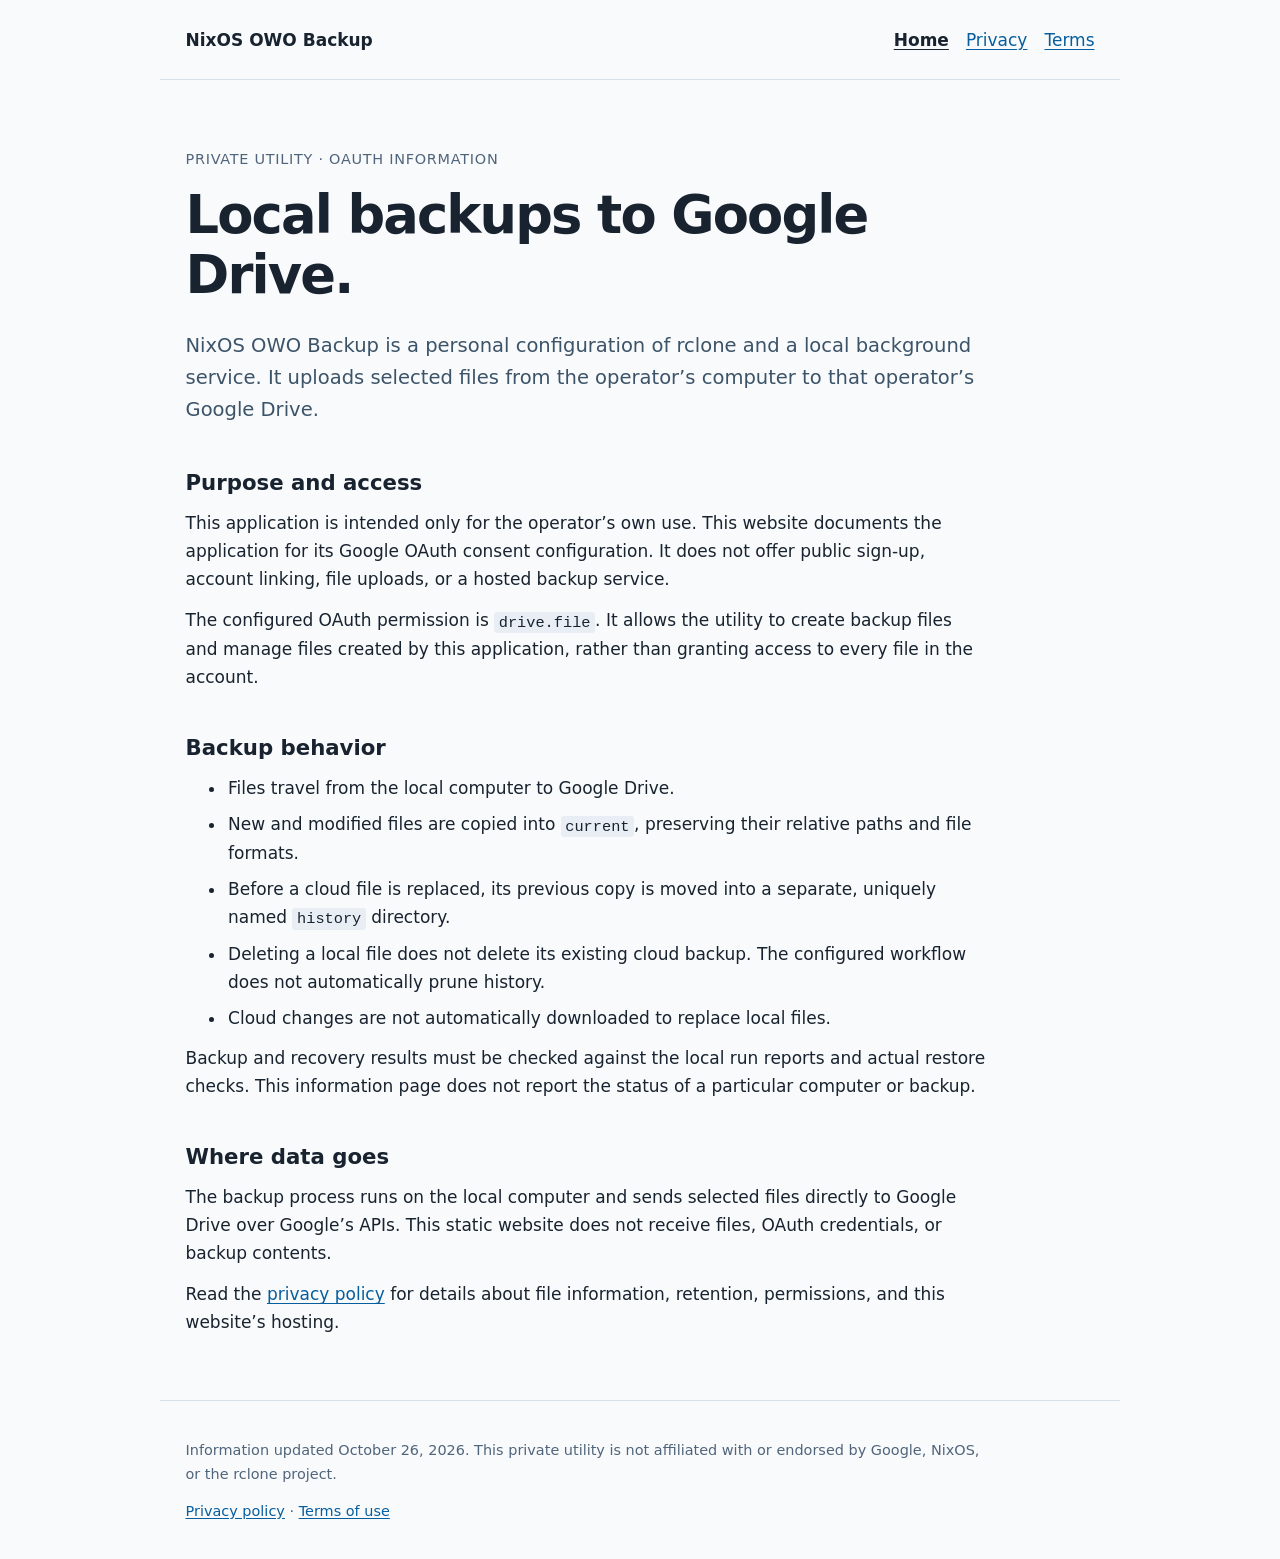
<file: index.html>
<!doctype html>
<html lang="en">
<head>
  <meta charset="utf-8">
  <meta name="viewport" content="width=device-width, initial-scale=1">
  <meta name="description" content="OAuth information for NixOS OWO Backup, a private local backup utility using Google Drive.">
  <title>NixOS OWO Backup</title>
  <link rel="stylesheet" href="style.css">
</head>
<body>
  <header><a class="brand" href="./">NixOS OWO Backup</a><nav aria-label="Main navigation"><a aria-current="page" href="./">Home</a><a href="privacy.html">Privacy</a><a href="terms.html">Terms</a></nav></header>
  <main>
    <p class="eyebrow">Private utility · OAuth information</p>
    <h1>Local backups to Google Drive.</h1>
    <p class="lead">NixOS OWO Backup is a personal configuration of rclone and a local background service. It uploads selected files from the operator’s computer to that operator’s Google Drive.</p>
    <section aria-labelledby="purpose"><h2 id="purpose">Purpose and access</h2><p>This application is intended only for the operator’s own use. This website documents the application for its Google OAuth consent configuration. It does not offer public sign-up, account linking, file uploads, or a hosted backup service.</p><p>The configured OAuth permission is <code>drive.file</code>. It allows the utility to create backup files and manage files created by this application, rather than granting access to every file in the account.</p></section>
    <section aria-labelledby="behavior"><h2 id="behavior">Backup behavior</h2><ul><li>Files travel from the local computer to Google Drive.</li><li>New and modified files are copied into <code>current</code>, preserving their relative paths and file formats.</li><li>Before a cloud file is replaced, its previous copy is moved into a separate, uniquely named <code>history</code> directory.</li><li>Deleting a local file does not delete its existing cloud backup. The configured workflow does not automatically prune history.</li><li>Cloud changes are not automatically downloaded to replace local files.</li></ul><p>Backup and recovery results must be checked against the local run reports and actual restore checks. This information page does not report the status of a particular computer or backup.</p></section>
    <section aria-labelledby="data"><h2 id="data">Where data goes</h2><p>The backup process runs on the local computer and sends selected files directly to Google Drive over Google’s APIs. This static website does not receive files, OAuth credentials, or backup contents.</p><p>Read the <a href="privacy.html">privacy policy</a> for details about file information, retention, permissions, and this website’s hosting.</p></section>
  </main>
  <footer><p>Information updated October 26, 2026. This private utility is not affiliated with or endorsed by Google, NixOS, or the rclone project.</p><p><a href="privacy.html">Privacy policy</a> · <a href="terms.html">Terms of use</a></p></footer>
</body>
</html>
</file>
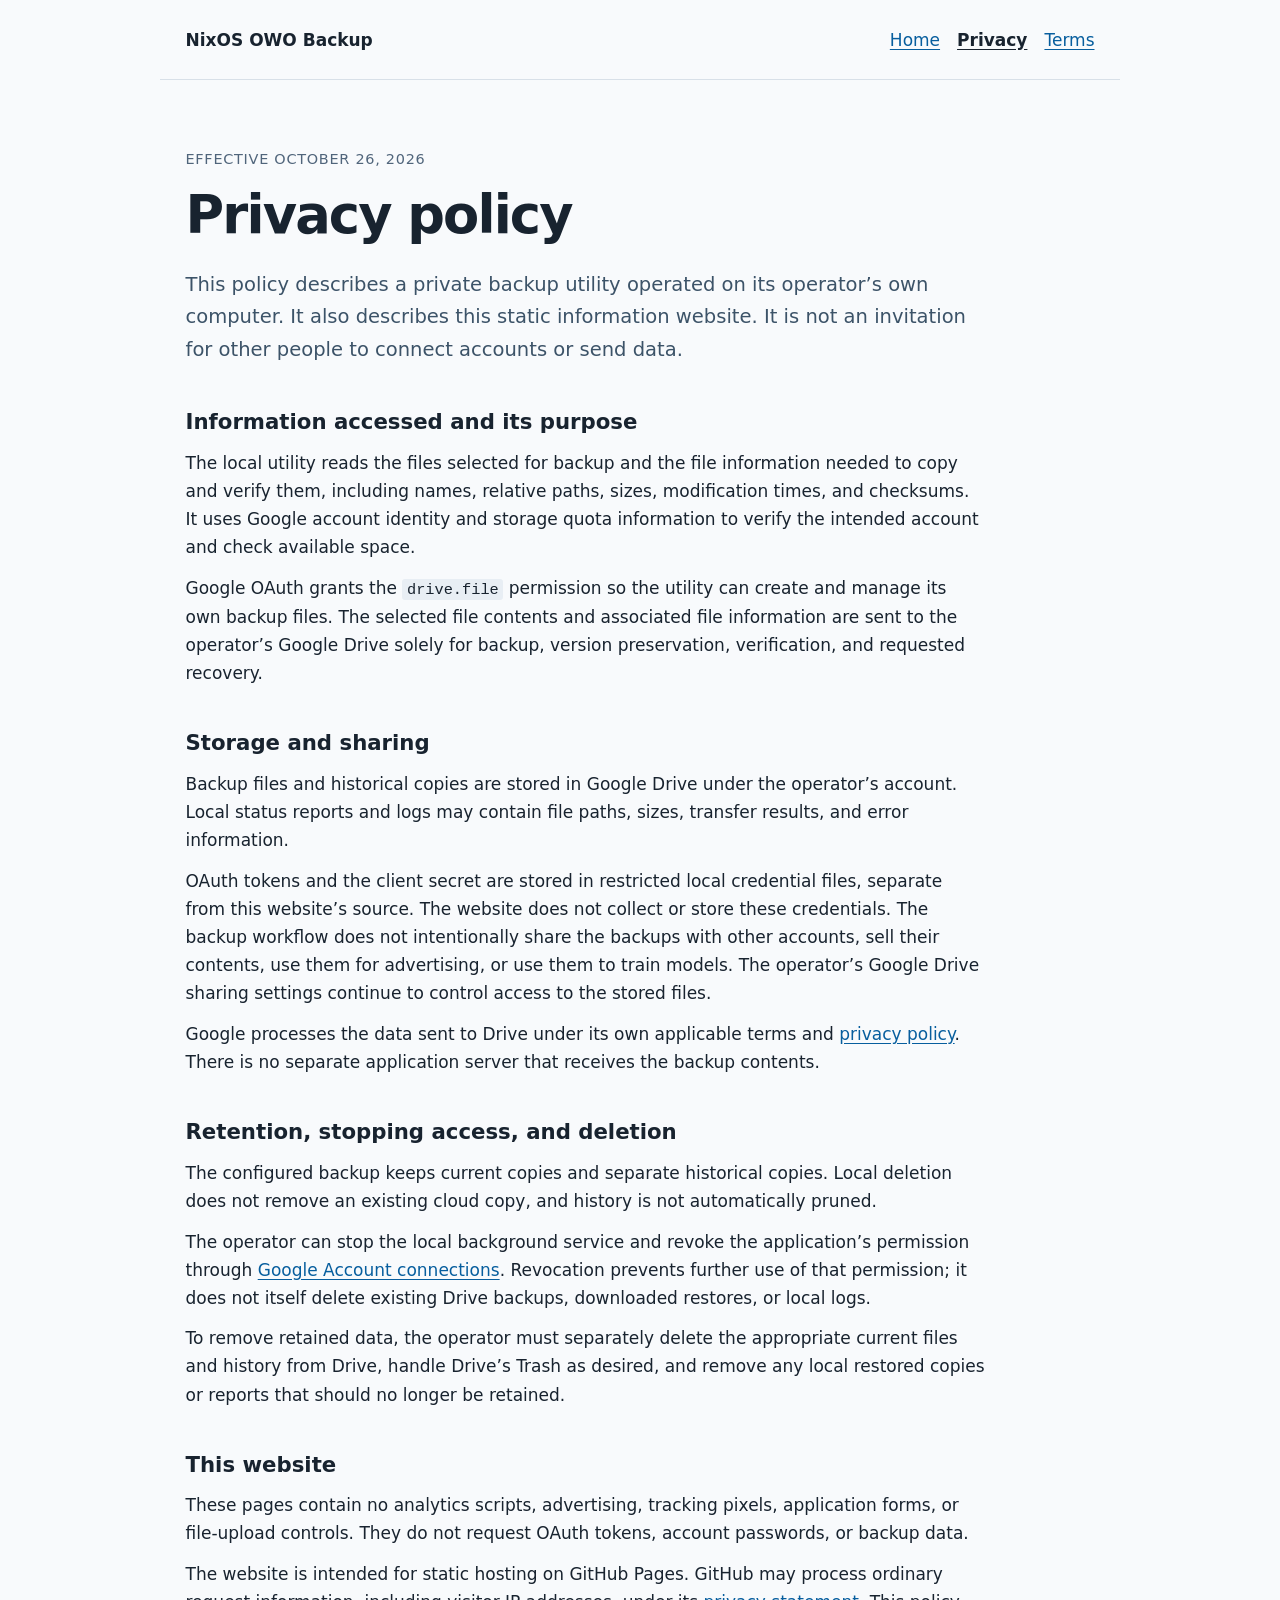
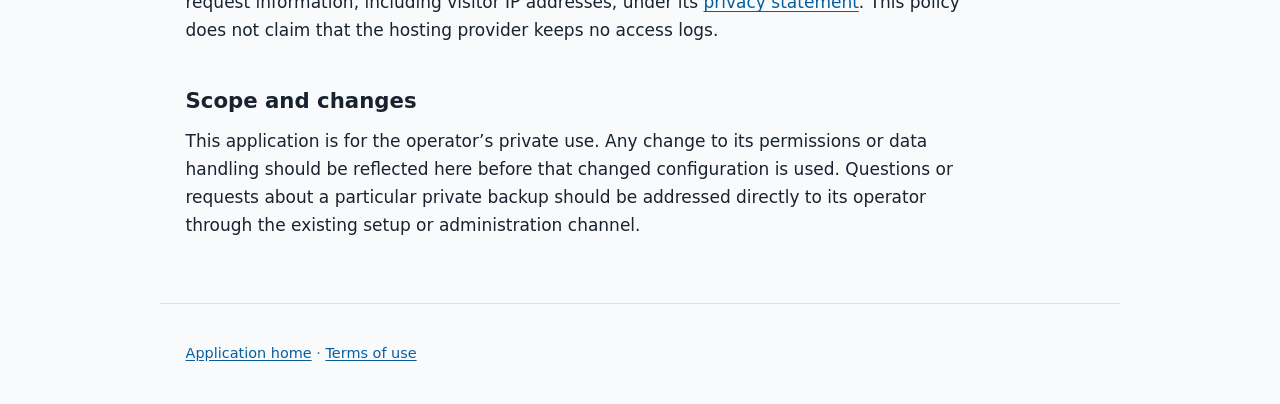
<file: privacy.html>
<!doctype html>
<html lang="en">
<head>
  <meta charset="utf-8">
  <meta name="viewport" content="width=device-width, initial-scale=1">
  <meta name="description" content="Privacy policy for the private NixOS OWO Backup utility and this information site.">
  <title>Privacy · NixOS OWO Backup</title>
  <link rel="stylesheet" href="style.css">
</head>
<body>
  <header><a class="brand" href="./">NixOS OWO Backup</a><nav aria-label="Main navigation"><a href="./">Home</a><a aria-current="page" href="privacy.html">Privacy</a><a href="terms.html">Terms</a></nav></header>
  <main>
    <p class="eyebrow">Effective October 26, 2026</p>
    <h1>Privacy policy</h1>
    <p class="lead">This policy describes a private backup utility operated on its operator’s own computer. It also describes this static information website. It is not an invitation for other people to connect accounts or send data.</p>
    <section><h2>Information accessed and its purpose</h2><p>The local utility reads the files selected for backup and the file information needed to copy and verify them, including names, relative paths, sizes, modification times, and checksums. It uses Google account identity and storage quota information to verify the intended account and check available space.</p><p>Google OAuth grants the <code>drive.file</code> permission so the utility can create and manage its own backup files. The selected file contents and associated file information are sent to the operator’s Google Drive solely for backup, version preservation, verification, and requested recovery.</p></section>
    <section><h2>Storage and sharing</h2><p>Backup files and historical copies are stored in Google Drive under the operator’s account. Local status reports and logs may contain file paths, sizes, transfer results, and error information.</p><p>OAuth tokens and the client secret are stored in restricted local credential files, separate from this website’s source. The website does not collect or store these credentials. The backup workflow does not intentionally share the backups with other accounts, sell their contents, use them for advertising, or use them to train models. The operator’s Google Drive sharing settings continue to control access to the stored files.</p><p>Google processes the data sent to Drive under its own applicable terms and <a href="https://policies.google.com/privacy">privacy policy</a>. There is no separate application server that receives the backup contents.</p></section>
    <section><h2>Retention, stopping access, and deletion</h2><p>The configured backup keeps current copies and separate historical copies. Local deletion does not remove an existing cloud copy, and history is not automatically pruned.</p><p>The operator can stop the local background service and revoke the application’s permission through <a href="https://myaccount.google.com/connections">Google Account connections</a>. Revocation prevents further use of that permission; it does not itself delete existing Drive backups, downloaded restores, or local logs.</p><p>To remove retained data, the operator must separately delete the appropriate current files and history from Drive, handle Drive’s Trash as desired, and remove any local restored copies or reports that should no longer be retained.</p></section>
    <section><h2>This website</h2><p>These pages contain no analytics scripts, advertising, tracking pixels, application forms, or file-upload controls. They do not request OAuth tokens, account passwords, or backup data.</p><p>The website is intended for static hosting on GitHub Pages. GitHub may process ordinary request information, including visitor IP addresses, under its <a href="https://docs.github.com/en/site-policy/privacy-policies/github-general-privacy-statement">privacy statement</a>. This policy does not claim that the hosting provider keeps no access logs.</p></section>
    <section><h2>Scope and changes</h2><p>This application is for the operator’s private use. Any change to its permissions or data handling should be reflected here before that changed configuration is used. Questions or requests about a particular private backup should be addressed directly to its operator through the existing setup or administration channel.</p></section>
  </main>
  <footer><p><a href="./">Application home</a> · <a href="terms.html">Terms of use</a></p></footer>
</body>
</html>
</file>
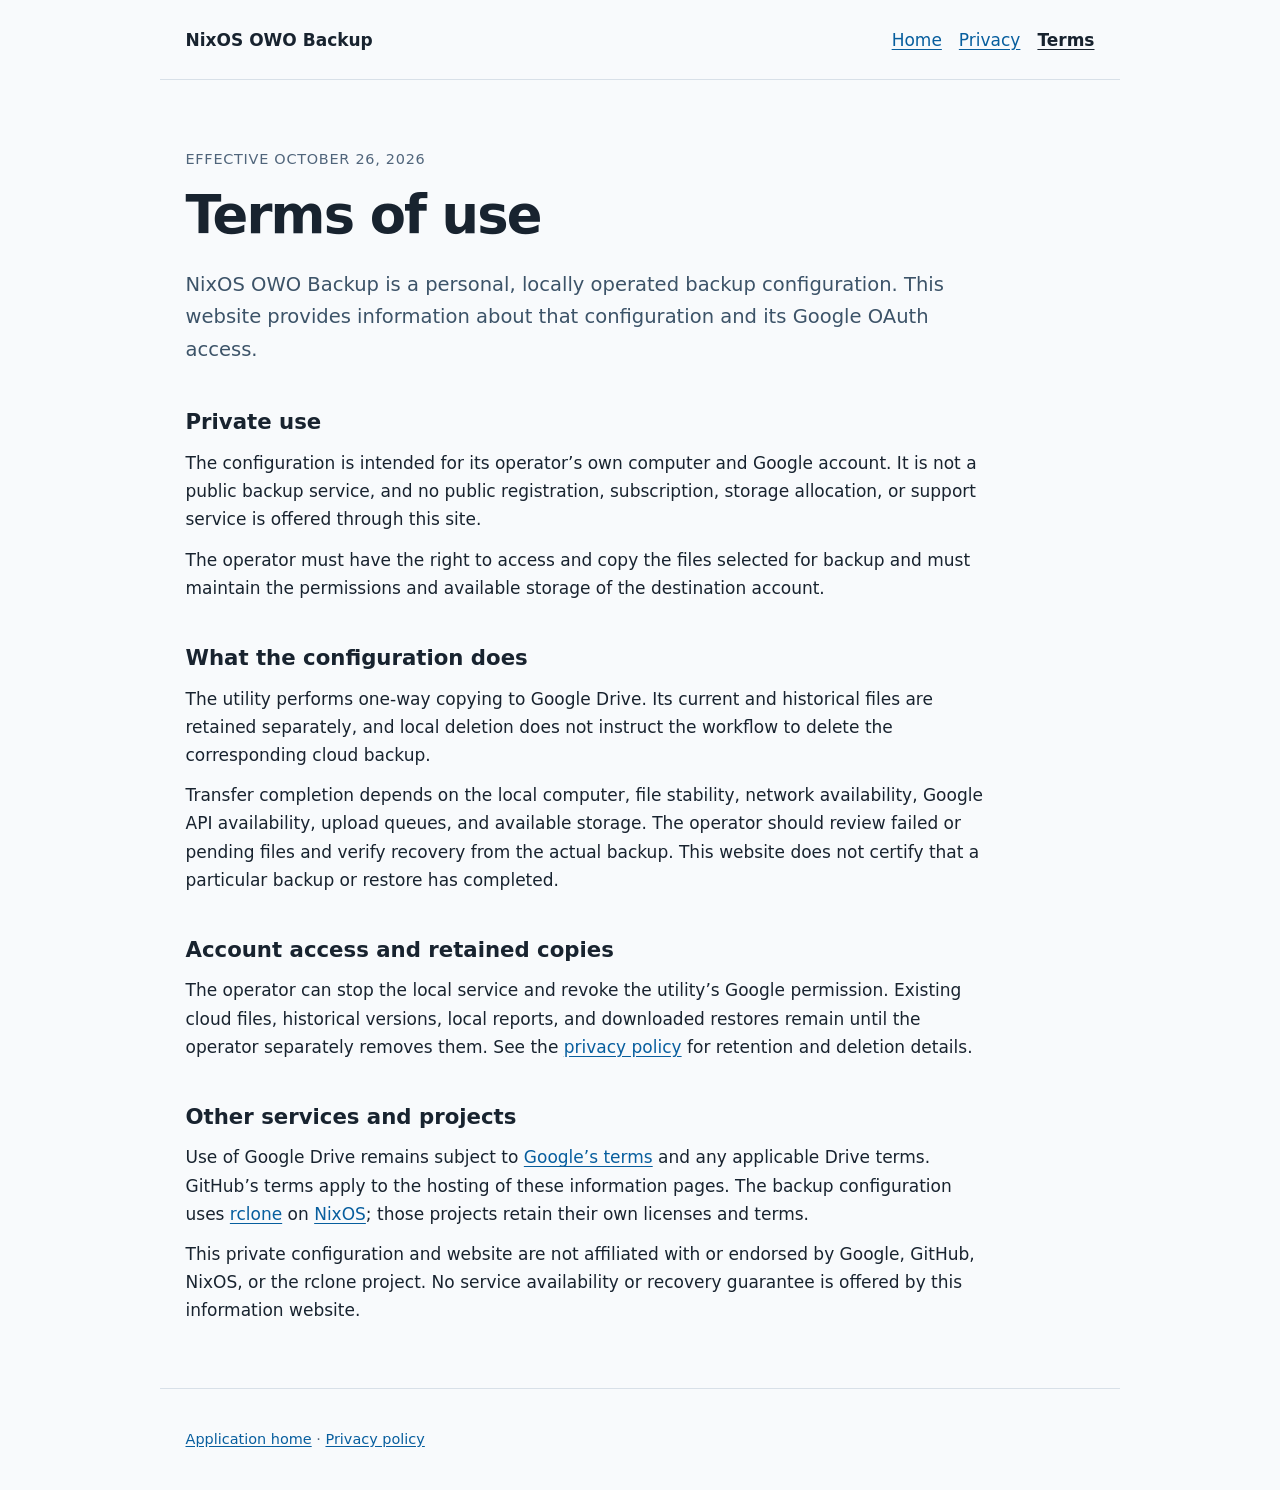
<file: terms.html>
<!doctype html>
<html lang="en">
<head>
  <meta charset="utf-8">
  <meta name="viewport" content="width=device-width, initial-scale=1">
  <meta name="description" content="Terms of use for the private NixOS OWO Backup configuration and its information website.">
  <title>Terms · NixOS OWO Backup</title>
  <link rel="stylesheet" href="style.css">
</head>
<body>
  <header><a class="brand" href="./">NixOS OWO Backup</a><nav aria-label="Main navigation"><a href="./">Home</a><a href="privacy.html">Privacy</a><a aria-current="page" href="terms.html">Terms</a></nav></header>
  <main>
    <p class="eyebrow">Effective October 26, 2026</p>
    <h1>Terms of use</h1>
    <p class="lead">NixOS OWO Backup is a personal, locally operated backup configuration. This website provides information about that configuration and its Google OAuth access.</p>
    <section><h2>Private use</h2><p>The configuration is intended for its operator’s own computer and Google account. It is not a public backup service, and no public registration, subscription, storage allocation, or support service is offered through this site.</p><p>The operator must have the right to access and copy the files selected for backup and must maintain the permissions and available storage of the destination account.</p></section>
    <section><h2>What the configuration does</h2><p>The utility performs one-way copying to Google Drive. Its current and historical files are retained separately, and local deletion does not instruct the workflow to delete the corresponding cloud backup.</p><p>Transfer completion depends on the local computer, file stability, network availability, Google API availability, upload queues, and available storage. The operator should review failed or pending files and verify recovery from the actual backup. This website does not certify that a particular backup or restore has completed.</p></section>
    <section><h2>Account access and retained copies</h2><p>The operator can stop the local service and revoke the utility’s Google permission. Existing cloud files, historical versions, local reports, and downloaded restores remain until the operator separately removes them. See the <a href="privacy.html">privacy policy</a> for retention and deletion details.</p></section>
    <section><h2>Other services and projects</h2><p>Use of Google Drive remains subject to <a href="https://policies.google.com/terms">Google’s terms</a> and any applicable Drive terms. GitHub’s terms apply to the hosting of these information pages. The backup configuration uses <a href="https://rclone.org/">rclone</a> on <a href="https://nixos.org/">NixOS</a>; those projects retain their own licenses and terms.</p><p>This private configuration and website are not affiliated with or endorsed by Google, GitHub, NixOS, or the rclone project. No service availability or recovery guarantee is offered by this information website.</p></section>
  </main>
  <footer><p><a href="./">Application home</a> · <a href="privacy.html">Privacy policy</a></p></footer>
</body>
</html>
</file>
<file: style.css>
:root { color-scheme: light dark; font: 17px/1.65 system-ui, -apple-system, BlinkMacSystemFont, "Segoe UI", sans-serif; color: #18232f; background: #f8fafc; }
* { box-sizing: border-box; }
body { margin: 0; }
header, main, footer { max-width: 960px; margin: 0 auto; padding: 1.5rem; }
header { display: flex; justify-content: space-between; align-items: center; gap: 1rem; border-bottom: 1px solid #d8e0e8; }
.brand { font-weight: 700; color: inherit; text-decoration: none; }
nav { display: flex; flex-wrap: wrap; gap: 1rem; }
a { color: #075e9e; text-underline-offset: .15em; }
a[aria-current="page"] { color: inherit; font-weight: 650; }
main { padding-top: 3.25rem; padding-bottom: 3rem; }
.eyebrow { color: #50657b; font-size: .85rem; letter-spacing: .05em; text-transform: uppercase; }
h1 { max-width: 760px; font-size: clamp(2rem, 5vw, 3.1rem); line-height: 1.15; letter-spacing: -.035em; margin: .7rem 0 1.4rem; }
h2 { font-size: 1.25rem; line-height: 1.3; margin: 2.5rem 0 .75rem; }
p, ul { max-width: 800px; margin: .75rem 0; }
.lead { font-size: 1.15rem; color: #3c5368; }
li { padding-left: .15rem; margin: .45rem 0; }
code { font-size: .9em; background: #e8eef4; padding: .1em .3em; border-radius: .2em; }
footer { border-top: 1px solid #d8e0e8; color: #50657b; font-size: .85rem; }
@media (max-width: 600px) { header { align-items: flex-start; flex-direction: column; } header, main, footer { padding-left: 1.15rem; padding-right: 1.15rem; } main { padding-top: 2rem; } }
@media (prefers-color-scheme: dark) { :root { color: #e7edf4; background: #111a23; } header, footer { border-color: #344455; } a { color: #83c6fa; } .eyebrow, footer { color: #afbed0; } .lead { color: #c0cfdd; } code { background: #283a4d; } }
</file>
